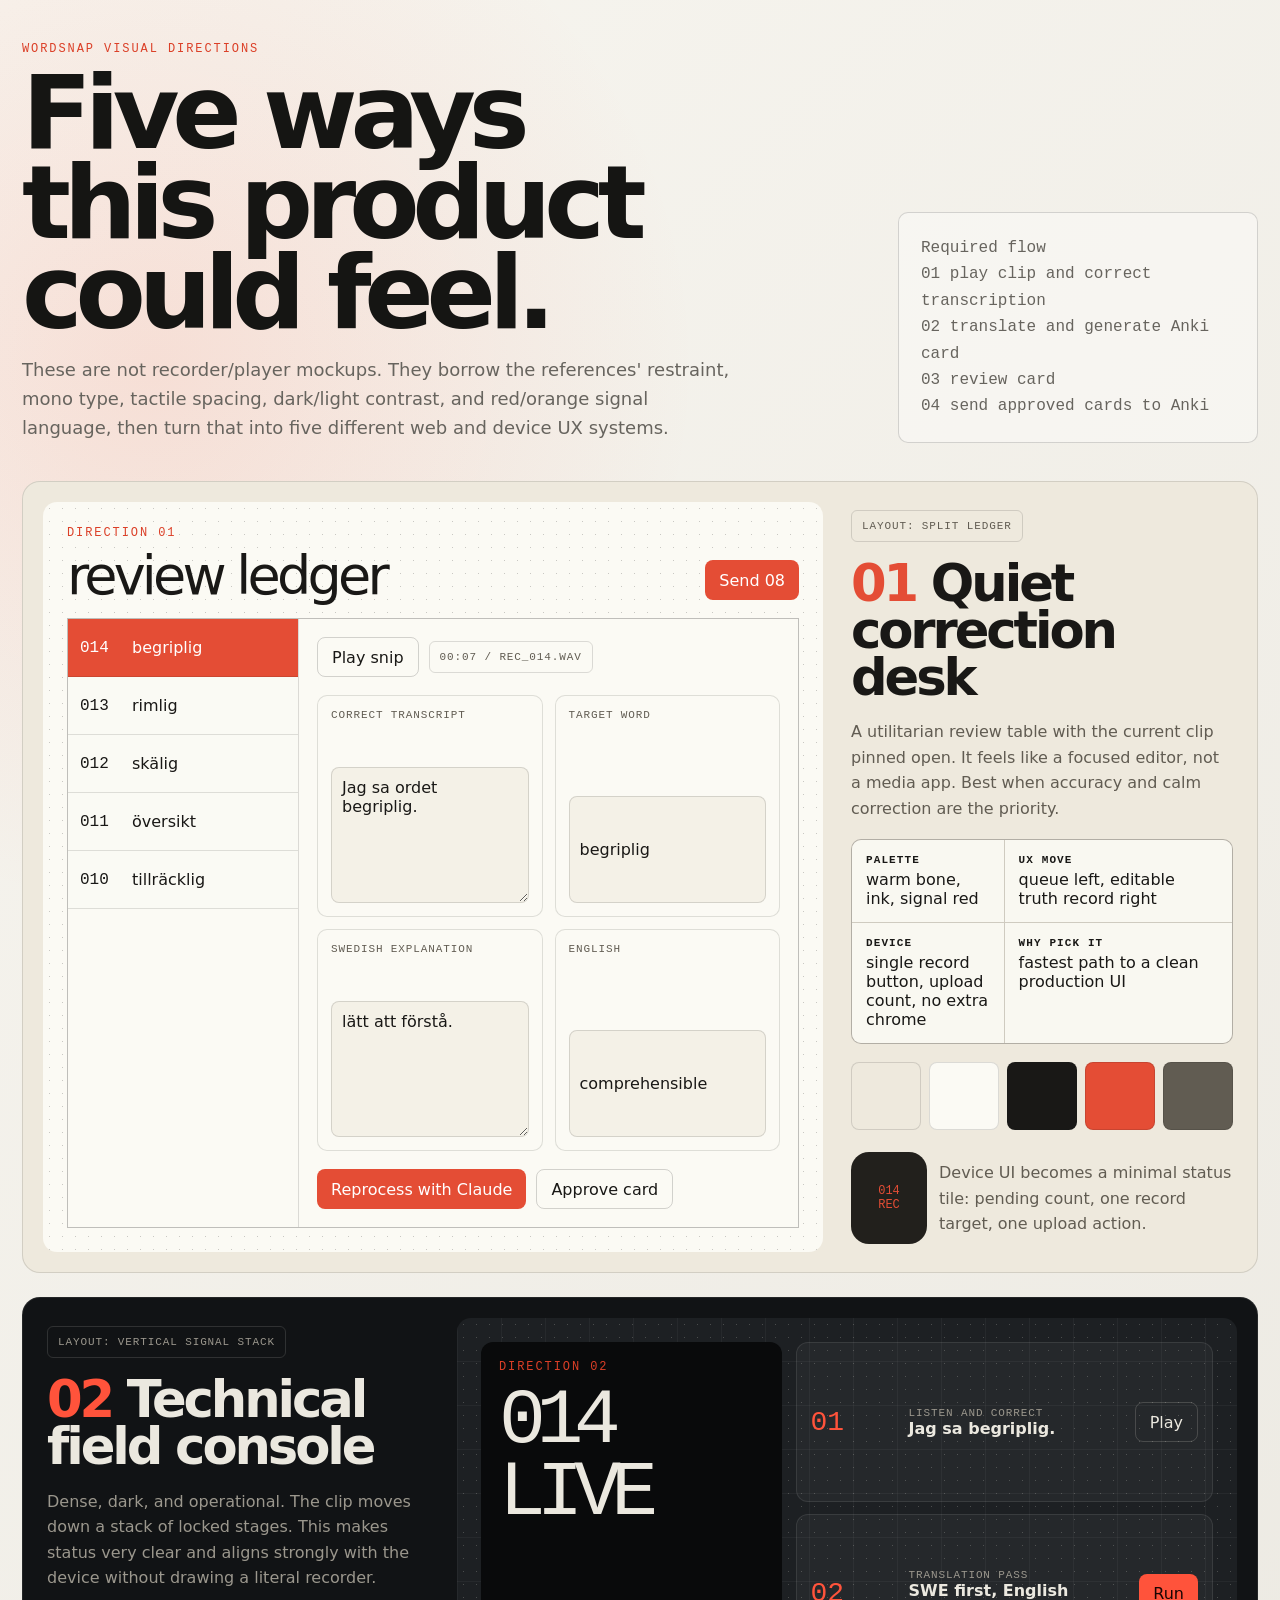
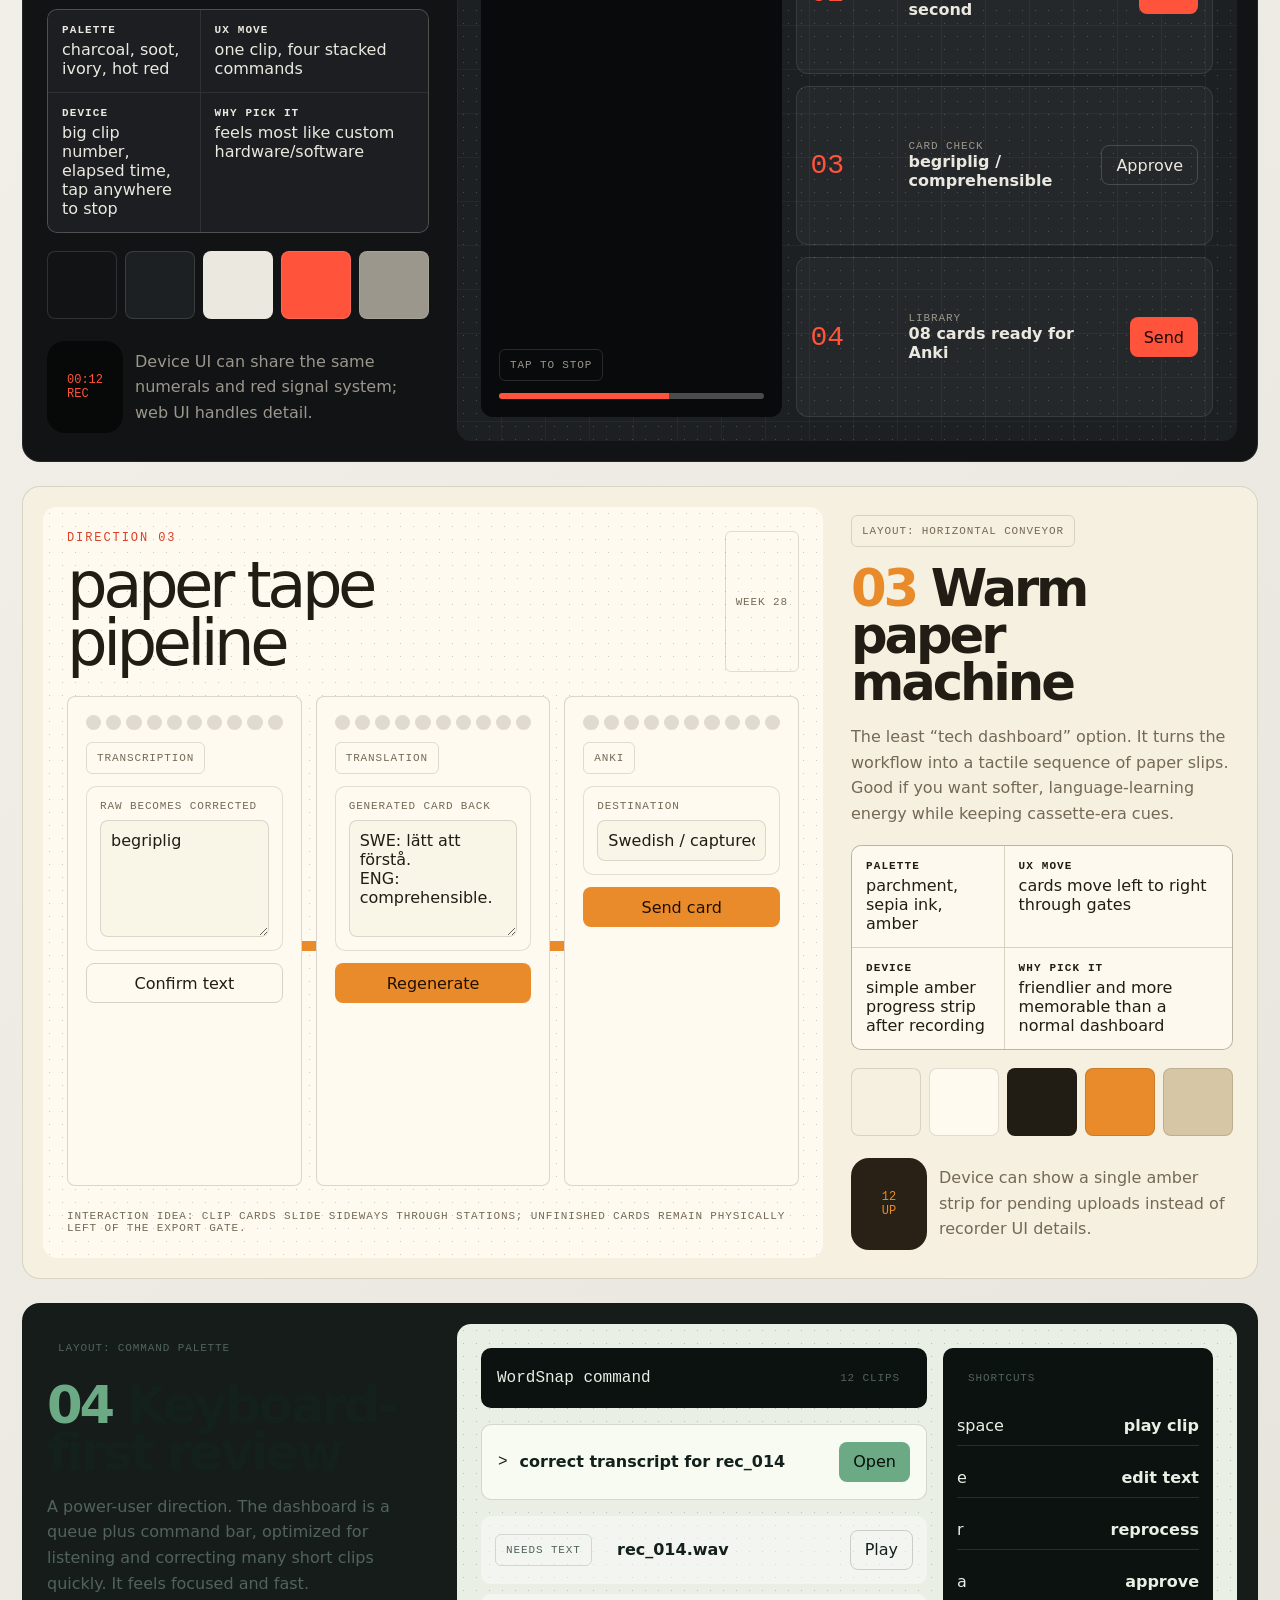
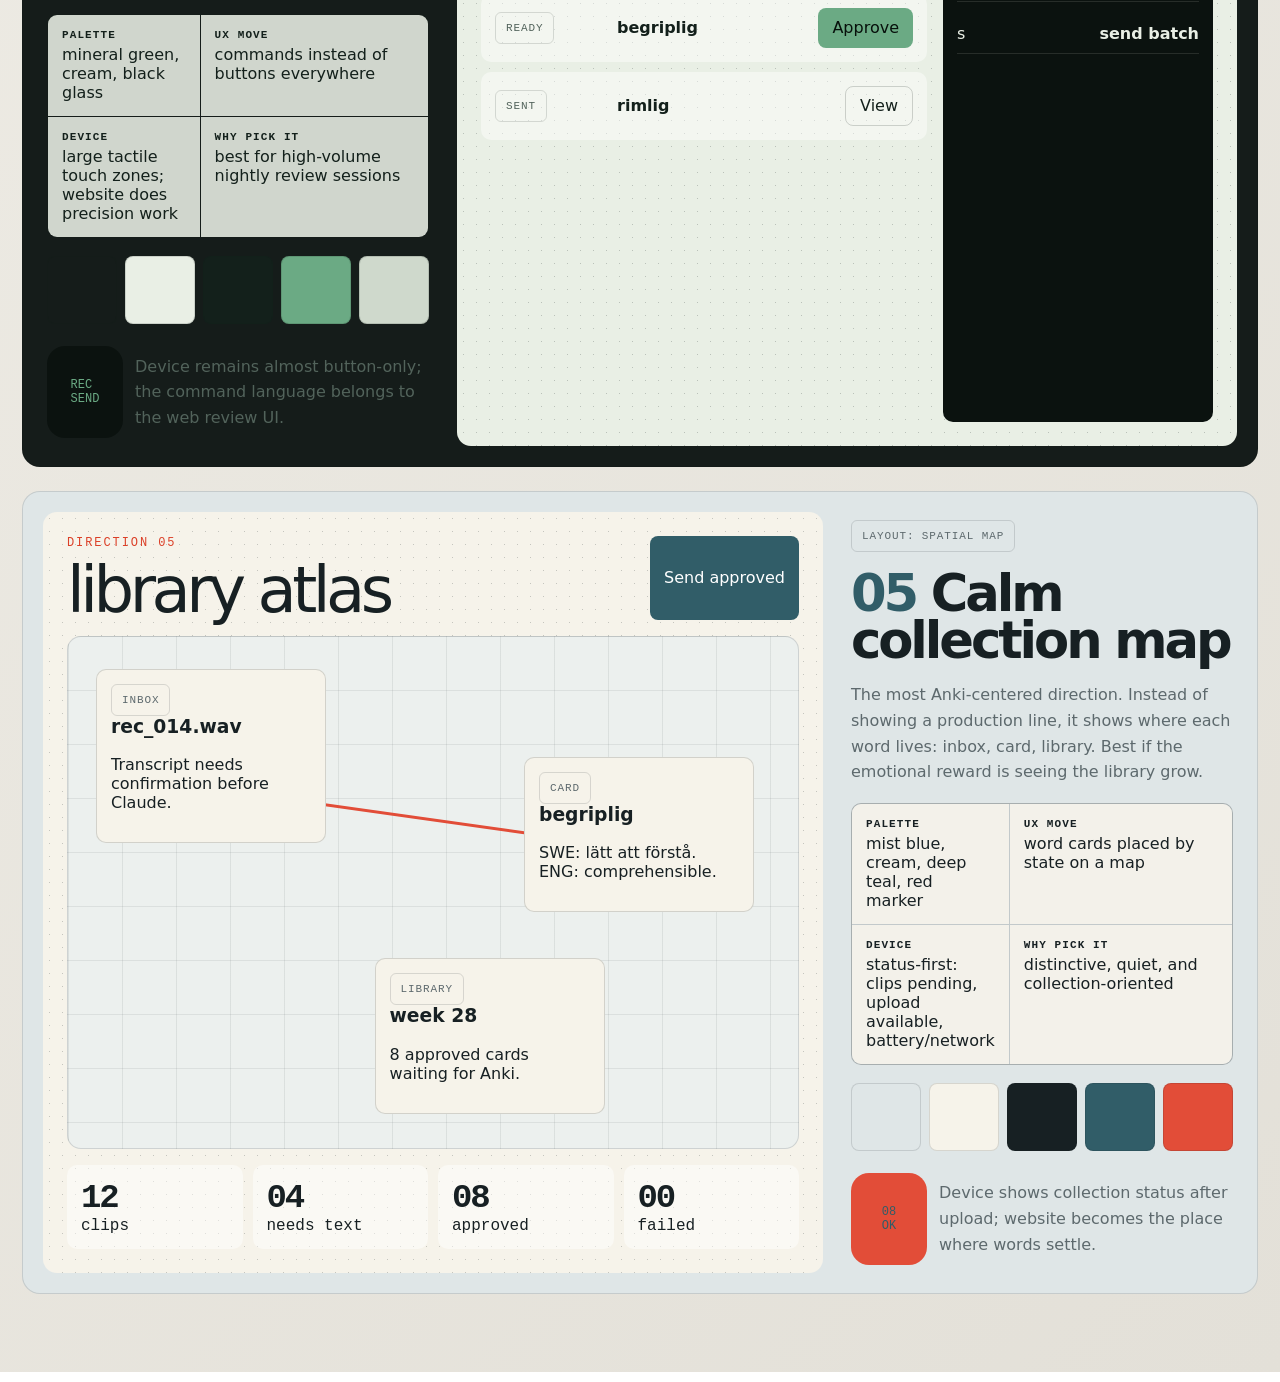
<file: backend/web/directions.html>
<!doctype html>
<html lang="en">
  <head>
    <meta charset="utf-8" />
    <meta name="viewport" content="width=device-width, initial-scale=1" />
    <title>WordSnap UI directions</title>
    <style>
      :root {
        color-scheme: light;
        --ink: #151513;
        --muted: #67645e;
        --paper: #f1eee7;
        --line: rgba(21, 21, 19, 0.16);
        --mono: "JetBrains Mono", "Cascadia Mono", "SFMono-Regular", monospace;
        --sans: "Geist", "Satoshi", "Segoe UI", system-ui, sans-serif;
        font-family: var(--sans);
      }

      * {
        box-sizing: border-box;
      }

      html {
        scroll-behavior: smooth;
      }

      body {
        margin: 0;
        min-height: 100dvh;
        background:
          radial-gradient(circle at 12% 8%, rgba(255, 74, 45, 0.12), transparent 34rem),
          linear-gradient(135deg, #f7f5ef 0%, #e3e0d8 100%);
        color: var(--ink);
      }

      button,
      input,
      textarea {
        font: inherit;
      }

      .page {
        width: min(1540px, calc(100% - 44px));
        margin: 0 auto;
        padding: 42px 0 78px;
      }

      .mono,
      .eyebrow,
      .chip,
      .metric,
      .palette span {
        font-family: var(--mono);
      }

      .hero {
        display: grid;
        grid-template-columns: minmax(0, 1fr) 360px;
        gap: 44px;
        align-items: end;
        margin-bottom: 38px;
      }

      .eyebrow {
        margin: 0 0 12px;
        color: #db3f27;
        font-size: 12px;
        letter-spacing: 0.16em;
        text-transform: uppercase;
      }

      h1,
      h2,
      h3,
      p {
        margin-top: 0;
      }

      h1 {
        max-width: 920px;
        margin-bottom: 18px;
        font-size: clamp(54px, 8vw, 126px);
        letter-spacing: -0.07em;
        line-height: 0.88;
        text-wrap: balance;
      }

      .lede {
        max-width: 720px;
        margin-bottom: 0;
        color: var(--muted);
        font-size: 18px;
        line-height: 1.6;
      }

      .brief {
        padding: 22px;
        border: 1px solid var(--line);
        border-radius: 10px;
        background: rgba(255, 255, 255, 0.36);
        color: var(--muted);
        line-height: 1.65;
      }

      .directions {
        display: grid;
        gap: 24px;
      }

      .direction {
        --bg: #ece8df;
        --panel: #fbfaf5;
        --panel-2: #ded9cf;
        --text: #151513;
        --subtle: #6d6960;
        --accent: #e7472f;
        --accent-2: #171715;
        display: grid;
        grid-template-columns: minmax(0, 1fr) 390px;
        gap: 24px;
        min-height: 620px;
        padding: 20px;
        border: 1px solid rgba(15, 15, 13, 0.12);
        border-radius: 18px;
        background: var(--bg);
        color: var(--text);
        overflow: hidden;
      }

      .direction.dark {
        border-color: rgba(255, 255, 255, 0.08);
        color: var(--text);
      }

      .direction:nth-child(even) {
        grid-template-columns: 390px minmax(0, 1fr);
      }

      .direction:nth-child(even) .mockup {
        order: 2;
      }

      .mockup,
      .notes {
        min-width: 0;
      }

      .mockup {
        position: relative;
        min-height: 580px;
        border-radius: 14px;
        background: var(--panel);
        overflow: hidden;
      }

      .mockup::after {
        content: "";
        position: absolute;
        inset: 0;
        pointer-events: none;
        opacity: 0.22;
        background-image: radial-gradient(currentColor 0.8px, transparent 0.8px);
        background-size: 13px 13px;
      }

      .mock-content {
        position: relative;
        z-index: 1;
        height: 100%;
        padding: 24px;
      }

      .notes {
        display: grid;
        align-content: start;
        gap: 18px;
        padding: 8px 4px;
      }

      .number {
        color: var(--accent);
      }

      .notes h2 {
        margin-bottom: 0;
        font-size: clamp(36px, 4vw, 64px);
        letter-spacing: -0.06em;
        line-height: 0.92;
      }

      .notes p {
        max-width: 680px;
        margin-bottom: 0;
        color: var(--subtle);
        line-height: 1.6;
      }

      .spec-grid {
        display: grid;
        grid-template-columns: 0.8fr 1.2fr;
        gap: 1px;
        overflow: hidden;
        border: 1px solid color-mix(in srgb, var(--text) 16%, transparent);
        border-radius: 10px;
        background: color-mix(in srgb, var(--text) 14%, transparent);
      }

      .spec-grid > div {
        min-height: 62px;
        padding: 14px;
        background: color-mix(in srgb, var(--panel) 88%, var(--bg));
      }

      .spec-grid strong {
        display: block;
        margin-bottom: 4px;
        font-family: var(--mono);
        font-size: 11px;
        letter-spacing: 0.1em;
        text-transform: uppercase;
      }

      .palette {
        display: grid;
        grid-template-columns: repeat(5, 1fr);
        gap: 8px;
      }

      .swatch {
        min-height: 68px;
        border: 1px solid color-mix(in srgb, var(--text) 14%, transparent);
        border-radius: 8px;
        background: var(--swatch);
      }

      .swatch span {
        display: block;
        margin-top: 76px;
        color: var(--subtle);
        font-size: 10px;
      }

      .chip {
        display: inline-flex;
        align-items: center;
        min-height: 32px;
        width: fit-content;
        padding: 0 10px;
        border: 1px solid color-mix(in srgb, var(--text) 14%, transparent);
        border-radius: 6px;
        color: var(--subtle);
        font-size: 11px;
        letter-spacing: 0.08em;
        text-transform: uppercase;
      }

      .btn {
        border: 0;
        border-radius: 8px;
        background: var(--accent);
        color: var(--button-text, #fff);
        min-height: 40px;
        padding: 0 14px;
      }

      .ghost {
        border: 1px solid color-mix(in srgb, var(--text) 18%, transparent);
        background: transparent;
        color: var(--text);
      }

      .field,
      .card,
      .queue-row,
      .tile {
        border: 1px solid color-mix(in srgb, var(--text) 13%, transparent);
        background: color-mix(in srgb, var(--panel) 82%, transparent);
      }

      .field {
        display: grid;
        gap: 8px;
        border-radius: 10px;
        padding: 13px;
      }

      .field span,
      .tiny {
        color: var(--subtle);
        font-family: var(--mono);
        font-size: 11px;
        letter-spacing: 0.08em;
        text-transform: uppercase;
      }

      .field strong {
        font-size: 20px;
        letter-spacing: -0.03em;
      }

      .field textarea,
      .field input {
        width: 100%;
        border: 1px solid color-mix(in srgb, var(--text) 14%, transparent);
        border-radius: 8px;
        background: color-mix(in srgb, var(--bg) 60%, white 8%);
        color: var(--text);
        padding: 10px;
        resize: vertical;
      }

      .device-note {
        display: grid;
        grid-template-columns: 76px 1fr;
        gap: 12px;
        align-items: center;
        margin-top: 4px;
      }

      .mini-device {
        display: grid;
        place-items: center;
        width: 76px;
        height: 92px;
        border-radius: 18px;
        background: var(--accent-2);
        color: var(--accent);
        font-family: var(--mono);
        font-size: 12px;
      }

      /* 01 Ledger */
      .ledger {
        --bg: #eee9dd;
        --panel: #fbfaf4;
        --panel-2: #d7d0c1;
        --text: #191816;
        --subtle: #615c52;
        --accent: #e44d35;
        --accent-2: #22201c;
      }

      .ledger-shell {
        display: grid;
        grid-template-rows: auto 1fr;
        height: 100%;
        gap: 18px;
      }

      .ledger-top {
        display: grid;
        grid-template-columns: 1fr auto;
        gap: 18px;
        align-items: end;
      }

      .ledger-title {
        font-size: 54px;
        letter-spacing: -0.07em;
        line-height: 0.9;
      }

      .ledger-board {
        display: grid;
        grid-template-columns: 230px 1fr;
        gap: 1px;
        min-height: 0;
        border: 1px solid rgba(25, 24, 22, 0.14);
        background: rgba(25, 24, 22, 0.14);
      }

      .clip-index,
      .ledger-detail {
        background: var(--panel);
      }

      .clip-index {
        display: grid;
        align-content: start;
      }

      .queue-row {
        display: grid;
        grid-template-columns: 42px 1fr;
        gap: 10px;
        align-items: center;
        min-height: 58px;
        border-width: 0 0 1px;
        padding: 10px 12px;
      }

      .queue-row.active {
        background: var(--accent);
        color: white;
      }

      .ledger-detail {
        display: grid;
        grid-template-rows: auto 1fr auto;
        gap: 18px;
        padding: 18px;
      }

      .ledger-fields {
        display: grid;
        grid-template-columns: 1fr 1fr;
        gap: 12px;
      }

      .ledger-actions {
        display: flex;
        gap: 10px;
        align-items: center;
      }

      /* 02 Signal */
      .signal {
        --bg: #111315;
        --panel: #1d2023;
        --panel-2: #272b30;
        --text: #ebe8df;
        --subtle: #9b978d;
        --accent: #ff533b;
        --accent-2: #070808;
        --button-text: #190503;
      }

      .signal .mockup {
        background:
          linear-gradient(90deg, rgba(255, 255, 255, 0.04) 1px, transparent 1px),
          linear-gradient(0deg, rgba(255, 255, 255, 0.04) 1px, transparent 1px),
          var(--panel);
        background-size: 44px 44px;
      }

      .signal-stack {
        display: grid;
        grid-template-columns: 0.72fr 1fr;
        gap: 14px;
        height: 100%;
      }

      .signal-left {
        display: grid;
        align-content: space-between;
        padding: 18px;
        border-radius: 12px;
        background: #090a0b;
      }

      .signal-code {
        font-family: var(--mono);
        font-size: 78px;
        letter-spacing: -0.12em;
        line-height: 0.92;
      }

      .signal-right {
        display: grid;
        gap: 12px;
      }

      .signal-card {
        display: grid;
        grid-template-columns: 86px 1fr auto;
        gap: 12px;
        align-items: center;
        min-height: 108px;
        padding: 14px;
        border: 1px solid rgba(255, 255, 255, 0.09);
        border-radius: 12px;
        background: rgba(255, 255, 255, 0.04);
      }

      .signal-number {
        color: var(--accent);
        font-family: var(--mono);
        font-size: 28px;
      }

      .meter {
        height: 6px;
        margin-top: 12px;
        border-radius: 999px;
        background: linear-gradient(90deg, var(--accent), var(--accent) 64%, #4a4b4c 64%);
      }

      /* 03 Paper tape */
      .tape {
        --bg: #f5f0df;
        --panel: #fffaf0;
        --panel-2: #d7c6a5;
        --text: #211c14;
        --subtle: #746956;
        --accent: #e98b2b;
        --accent-2: #2a2116;
        --button-text: #211000;
      }

      .tape-board {
        display: grid;
        grid-template-rows: auto 1fr auto;
        gap: 24px;
        height: 100%;
      }

      .tape-header {
        display: flex;
        justify-content: space-between;
        gap: 18px;
      }

      .tape-title {
        max-width: 520px;
        font-size: 64px;
        letter-spacing: -0.07em;
        line-height: 0.9;
      }

      .conveyor {
        position: relative;
        display: grid;
        grid-template-columns: repeat(3, minmax(180px, 1fr));
        gap: 14px;
        align-items: stretch;
      }

      .conveyor::before {
        content: "";
        position: absolute;
        left: 0;
        right: 0;
        top: 50%;
        height: 10px;
        border-radius: 999px;
        background: var(--accent);
      }

      .tape-card {
        position: relative;
        z-index: 1;
        display: grid;
        align-content: start;
        gap: 12px;
        min-height: 300px;
        padding: 18px;
        border: 1px solid rgba(33, 28, 20, 0.16);
        border-radius: 8px;
        background: var(--panel);
      }

      .punches {
        display: grid;
        grid-template-columns: repeat(10, 1fr);
        gap: 5px;
      }

      .punches span {
        aspect-ratio: 1;
        border-radius: 50%;
        background: color-mix(in srgb, var(--text) 14%, transparent);
      }

      /* 04 Command */
      .command {
        --bg: #151c1a;
        --panel: #e9efe5;
        --panel-2: #cfd9cc;
        --text: #13201b;
        --subtle: #52635b;
        --accent: #6baa84;
        --accent-2: #0b120f;
        --button-text: #07100b;
      }

      .command-shell {
        display: grid;
        grid-template-columns: 1fr 270px;
        gap: 16px;
        height: 100%;
      }

      .command-main {
        display: grid;
        grid-template-rows: auto auto 1fr;
        gap: 16px;
      }

      .command-bar {
        display: flex;
        align-items: center;
        justify-content: space-between;
        min-height: 60px;
        padding: 0 16px;
        border-radius: 10px;
        background: var(--accent-2);
        color: #e9efe5;
      }

      .command-input {
        display: grid;
        grid-template-columns: auto 1fr auto;
        gap: 12px;
        align-items: center;
        min-height: 76px;
        padding: 0 16px;
        border: 1px solid rgba(19, 32, 27, 0.16);
        border-radius: 10px;
        background: #f7fbf2;
      }

      .command-list {
        display: grid;
        gap: 10px;
        align-content: start;
      }

      .command-item {
        display: grid;
        grid-template-columns: 110px 1fr auto;
        gap: 12px;
        align-items: center;
        padding: 14px;
        border-radius: 10px;
        background: rgba(255, 255, 255, 0.42);
      }

      .command-side {
        display: grid;
        align-content: start;
        gap: 12px;
        padding: 14px;
        border-radius: 10px;
        background: var(--accent-2);
        color: #e9efe5;
      }

      .shortcut {
        display: flex;
        justify-content: space-between;
        gap: 12px;
        padding: 10px 0;
        border-bottom: 1px solid rgba(233, 239, 229, 0.12);
      }

      /* 05 Atlas */
      .atlas {
        --bg: #dfe6e7;
        --panel: #f6f3ea;
        --panel-2: #b8c7cc;
        --text: #172023;
        --subtle: #5d696d;
        --accent: #315d68;
        --accent-2: #e24d38;
      }

      .atlas-shell {
        display: grid;
        grid-template-rows: auto 1fr;
        gap: 16px;
        height: 100%;
      }

      .atlas-map {
        position: relative;
        min-height: 390px;
        border: 1px solid rgba(23, 32, 35, 0.14);
        border-radius: 14px;
        background:
          linear-gradient(90deg, rgba(23, 32, 35, 0.08) 1px, transparent 1px),
          linear-gradient(0deg, rgba(23, 32, 35, 0.08) 1px, transparent 1px),
          #ecf0ee;
        background-size: 54px 54px;
      }

      .map-card {
        position: absolute;
        width: 230px;
        padding: 14px;
        border: 1px solid rgba(23, 32, 35, 0.16);
        border-radius: 10px;
        background: var(--panel);
      }

      .map-card.one {
        left: 28px;
        top: 32px;
      }

      .map-card.two {
        right: 44px;
        top: 120px;
      }

      .map-card.three {
        left: 42%;
        bottom: 34px;
      }

      .route {
        position: absolute;
        left: 150px;
        right: 170px;
        top: 180px;
        height: 3px;
        background: var(--accent-2);
        transform: rotate(8deg);
      }

      .atlas-bottom {
        display: grid;
        grid-template-columns: repeat(4, 1fr);
        gap: 10px;
      }

      .metric {
        padding: 14px;
        border-radius: 10px;
        background: rgba(255, 255, 255, 0.44);
      }

      .metric strong {
        display: block;
        font-size: 34px;
        letter-spacing: -0.06em;
      }

      @media (max-width: 1050px) {
        .hero,
        .direction,
        .direction:nth-child(even) {
          grid-template-columns: 1fr;
        }

        .direction:nth-child(even) .mockup {
          order: 0;
        }

        .mockup {
          min-height: auto;
        }

        .mock-content,
        .ledger-shell,
        .tape-board,
        .command-shell,
        .atlas-shell {
          min-height: 620px;
        }

        .ledger-board,
        .signal-stack,
        .command-shell {
          grid-template-columns: 1fr;
        }
      }

      @media (max-width: 760px) {
        .page {
          width: min(100% - 24px, 620px);
          padding-top: 28px;
        }

        .direction {
          padding: 12px;
        }

        .ledger-fields,
        .conveyor,
        .atlas-bottom,
        .spec-grid {
          grid-template-columns: 1fr;
        }

        .signal-card,
        .command-item {
          grid-template-columns: 1fr;
        }

        .tape-title,
        .ledger-title,
        .signal-code {
          font-size: 44px;
        }

        .map-card {
          position: static;
          width: auto;
          margin: 12px;
        }

        .route {
          display: none;
        }
      }
    </style>
  </head>
  <body>
    <main class="page">
      <section class="hero">
        <div>
          <p class="eyebrow">WordSnap visual directions</p>
          <h1>Five ways this product could feel.</h1>
          <p class="lede">
            These are not recorder/player mockups. They borrow the references' restraint, mono type,
            tactile spacing, dark/light contrast, and red/orange signal language, then turn that into
            five different web and device UX systems.
          </p>
        </div>
        <aside class="brief mono">
          Required flow<br />
          01 play clip and correct transcription<br />
          02 translate and generate Anki card<br />
          03 review card<br />
          04 send approved cards to Anki
        </aside>
      </section>

      <section class="directions" aria-label="Five WordSnap UI directions">
        <article class="direction ledger">
          <section class="mockup" aria-label="Ledger workbench mockup">
            <div class="mock-content ledger-shell">
              <div class="ledger-top">
                <div>
                  <p class="eyebrow">Direction 01</p>
                  <div class="ledger-title">review ledger</div>
                </div>
                <button class="btn">Send 08</button>
              </div>
              <div class="ledger-board">
                <div class="clip-index">
                  <div class="queue-row active"><span class="mono">014</span><span>begriplig</span></div>
                  <div class="queue-row"><span class="mono">013</span><span>rimlig</span></div>
                  <div class="queue-row"><span class="mono">012</span><span>skälig</span></div>
                  <div class="queue-row"><span class="mono">011</span><span>översikt</span></div>
                  <div class="queue-row"><span class="mono">010</span><span>tillräcklig</span></div>
                </div>
                <div class="ledger-detail">
                  <div class="ledger-actions">
                    <button class="btn ghost">Play snip</button>
                    <span class="chip">00:07 / rec_014.wav</span>
                  </div>
                  <div class="ledger-fields">
                    <label class="field">
                      <span>correct transcript</span>
                      <textarea rows="4">Jag sa ordet begriplig.</textarea>
                    </label>
                    <label class="field">
                      <span>target word</span>
                      <input value="begriplig" />
                    </label>
                    <label class="field">
                      <span>Swedish explanation</span>
                      <textarea rows="4">lätt att förstå.</textarea>
                    </label>
                    <label class="field">
                      <span>English</span>
                      <input value="comprehensible" />
                    </label>
                  </div>
                  <div class="ledger-actions">
                    <button class="btn">Reprocess with Claude</button>
                    <button class="btn ghost">Approve card</button>
                  </div>
                </div>
              </div>
            </div>
          </section>
          <aside class="notes">
            <span class="chip">layout: split ledger</span>
            <h2><span class="number">01</span> Quiet correction desk</h2>
            <p>
              A utilitarian review table with the current clip pinned open. It feels like a focused
              editor, not a media app. Best when accuracy and calm correction are the priority.
            </p>
            <div class="spec-grid">
              <div><strong>Palette</strong>warm bone, ink, signal red</div>
              <div><strong>UX move</strong>queue left, editable truth record right</div>
              <div><strong>Device</strong>single record button, upload count, no extra chrome</div>
              <div><strong>Why pick it</strong>fastest path to a clean production UI</div>
            </div>
            <div class="palette" aria-label="Palette">
              <div class="swatch" style="--swatch: #eee9dd"></div>
              <div class="swatch" style="--swatch: #fbfaf4"></div>
              <div class="swatch" style="--swatch: #191816"></div>
              <div class="swatch" style="--swatch: #e44d35"></div>
              <div class="swatch" style="--swatch: #615c52"></div>
            </div>
            <div class="device-note">
              <div class="mini-device">014<br />REC</div>
              <p>Device UI becomes a minimal status tile: pending count, one record target, one upload action.</p>
            </div>
          </aside>
        </article>

        <article class="direction dark signal">
          <section class="mockup" aria-label="Signal stack mockup">
            <div class="mock-content signal-stack">
              <div class="signal-left">
                <div>
                  <p class="eyebrow">Direction 02</p>
                  <div class="signal-code">014<br />LIVE</div>
                </div>
                <div>
                  <span class="chip">tap to stop</span>
                  <div class="meter"></div>
                </div>
              </div>
              <div class="signal-right">
                <div class="signal-card">
                  <div class="signal-number">01</div>
                  <div>
                    <div class="tiny">listen and correct</div>
                    <strong>Jag sa begriplig.</strong>
                  </div>
                  <button class="btn ghost">Play</button>
                </div>
                <div class="signal-card">
                  <div class="signal-number">02</div>
                  <div>
                    <div class="tiny">translation pass</div>
                    <strong>SWE first, English second</strong>
                  </div>
                  <button class="btn">Run</button>
                </div>
                <div class="signal-card">
                  <div class="signal-number">03</div>
                  <div>
                    <div class="tiny">card check</div>
                    <strong>begriplig / comprehensible</strong>
                  </div>
                  <button class="btn ghost">Approve</button>
                </div>
                <div class="signal-card">
                  <div class="signal-number">04</div>
                  <div>
                    <div class="tiny">library</div>
                    <strong>08 cards ready for Anki</strong>
                  </div>
                  <button class="btn">Send</button>
                </div>
              </div>
            </div>
          </section>
          <aside class="notes">
            <span class="chip">layout: vertical signal stack</span>
            <h2><span class="number">02</span> Technical field console</h2>
            <p>
              Dense, dark, and operational. The clip moves down a stack of locked stages. This makes
              status very clear and aligns strongly with the device without drawing a literal recorder.
            </p>
            <div class="spec-grid">
              <div><strong>Palette</strong>charcoal, soot, ivory, hot red</div>
              <div><strong>UX move</strong>one clip, four stacked commands</div>
              <div><strong>Device</strong>big clip number, elapsed time, tap anywhere to stop</div>
              <div><strong>Why pick it</strong>feels most like custom hardware/software</div>
            </div>
            <div class="palette" aria-label="Palette">
              <div class="swatch" style="--swatch: #111315"></div>
              <div class="swatch" style="--swatch: #1d2023"></div>
              <div class="swatch" style="--swatch: #ebe8df"></div>
              <div class="swatch" style="--swatch: #ff533b"></div>
              <div class="swatch" style="--swatch: #9b978d"></div>
            </div>
            <div class="device-note">
              <div class="mini-device">00:12<br />REC</div>
              <p>Device UI can share the same numerals and red signal system; web UI handles detail.</p>
            </div>
          </aside>
        </article>

        <article class="direction tape">
          <section class="mockup" aria-label="Paper tape workflow mockup">
            <div class="mock-content tape-board">
              <div class="tape-header">
                <div>
                  <p class="eyebrow">Direction 03</p>
                  <div class="tape-title">paper tape pipeline</div>
                </div>
                <span class="chip">week 28</span>
              </div>
              <div class="conveyor">
                <div class="tape-card">
                  <div class="punches"><span></span><span></span><span></span><span></span><span></span><span></span><span></span><span></span><span></span><span></span></div>
                  <span class="chip">transcription</span>
                  <label class="field">
                    <span>raw becomes corrected</span>
                    <textarea rows="5">begriplig</textarea>
                  </label>
                  <button class="btn ghost">Confirm text</button>
                </div>
                <div class="tape-card">
                  <div class="punches"><span></span><span></span><span></span><span></span><span></span><span></span><span></span><span></span><span></span><span></span></div>
                  <span class="chip">translation</span>
                  <label class="field">
                    <span>generated card back</span>
                    <textarea rows="5">SWE: lätt att förstå.&#10;ENG: comprehensible.</textarea>
                  </label>
                  <button class="btn">Regenerate</button>
                </div>
                <div class="tape-card">
                  <div class="punches"><span></span><span></span><span></span><span></span><span></span><span></span><span></span><span></span><span></span><span></span></div>
                  <span class="chip">anki</span>
                  <label class="field">
                    <span>destination</span>
                    <input value="Swedish / captured words" />
                  </label>
                  <button class="btn">Send card</button>
                </div>
              </div>
              <div class="tiny">Interaction idea: clip cards slide sideways through stations; unfinished cards remain physically left of the export gate.</div>
            </div>
          </section>
          <aside class="notes">
            <span class="chip">layout: horizontal conveyor</span>
            <h2><span class="number">03</span> Warm paper machine</h2>
            <p>
              The least “tech dashboard” option. It turns the workflow into a tactile sequence of
              paper slips. Good if you want softer, language-learning energy while keeping cassette-era cues.
            </p>
            <div class="spec-grid">
              <div><strong>Palette</strong>parchment, sepia ink, amber</div>
              <div><strong>UX move</strong>cards move left to right through gates</div>
              <div><strong>Device</strong>simple amber progress strip after recording</div>
              <div><strong>Why pick it</strong>friendlier and more memorable than a normal dashboard</div>
            </div>
            <div class="palette" aria-label="Palette">
              <div class="swatch" style="--swatch: #f5f0df"></div>
              <div class="swatch" style="--swatch: #fffaf0"></div>
              <div class="swatch" style="--swatch: #211c14"></div>
              <div class="swatch" style="--swatch: #e98b2b"></div>
              <div class="swatch" style="--swatch: #d7c6a5"></div>
            </div>
            <div class="device-note">
              <div class="mini-device">12<br />UP</div>
              <p>Device can show a single amber strip for pending uploads instead of recorder UI details.</p>
            </div>
          </aside>
        </article>

        <article class="direction command">
          <section class="mockup" aria-label="Command review mockup">
            <div class="mock-content command-shell">
              <div class="command-main">
                <div class="command-bar">
                  <span class="mono">WordSnap command</span>
                  <span class="chip">12 clips</span>
                </div>
                <div class="command-input">
                  <span class="mono">&gt;</span>
                  <strong>correct transcript for rec_014</strong>
                  <button class="btn">Open</button>
                </div>
                <div class="command-list">
                  <div class="command-item">
                    <span class="chip">needs text</span>
                    <strong>rec_014.wav</strong>
                    <button class="btn ghost">Play</button>
                  </div>
                  <div class="command-item">
                    <span class="chip">ready</span>
                    <strong>begriplig</strong>
                    <button class="btn">Approve</button>
                  </div>
                  <div class="command-item">
                    <span class="chip">sent</span>
                    <strong>rimlig</strong>
                    <button class="btn ghost">View</button>
                  </div>
                </div>
              </div>
              <aside class="command-side">
                <span class="chip">shortcuts</span>
                <div class="shortcut"><span>space</span><strong>play clip</strong></div>
                <div class="shortcut"><span>e</span><strong>edit text</strong></div>
                <div class="shortcut"><span>r</span><strong>reprocess</strong></div>
                <div class="shortcut"><span>a</span><strong>approve</strong></div>
                <div class="shortcut"><span>s</span><strong>send batch</strong></div>
              </aside>
            </div>
          </section>
          <aside class="notes">
            <span class="chip">layout: command palette</span>
            <h2><span class="number">04</span> Keyboard-first review</h2>
            <p>
              A power-user direction. The dashboard is a queue plus command bar, optimized for
              listening and correcting many short clips quickly. It feels focused and fast.
            </p>
            <div class="spec-grid">
              <div><strong>Palette</strong>mineral green, cream, black glass</div>
              <div><strong>UX move</strong>commands instead of buttons everywhere</div>
              <div><strong>Device</strong>large tactile touch zones; website does precision work</div>
              <div><strong>Why pick it</strong>best for high-volume nightly review sessions</div>
            </div>
            <div class="palette" aria-label="Palette">
              <div class="swatch" style="--swatch: #151c1a"></div>
              <div class="swatch" style="--swatch: #e9efe5"></div>
              <div class="swatch" style="--swatch: #13201b"></div>
              <div class="swatch" style="--swatch: #6baa84"></div>
              <div class="swatch" style="--swatch: #cfd9cc"></div>
            </div>
            <div class="device-note">
              <div class="mini-device">REC<br />SEND</div>
              <p>Device remains almost button-only; the command language belongs to the web review UI.</p>
            </div>
          </aside>
        </article>

        <article class="direction atlas">
          <section class="mockup" aria-label="Library atlas mockup">
            <div class="mock-content atlas-shell">
              <div class="tape-header">
                <div>
                  <p class="eyebrow">Direction 05</p>
                  <div class="tape-title">library atlas</div>
                </div>
                <button class="btn">Send approved</button>
              </div>
              <div class="atlas-map">
                <div class="route"></div>
                <div class="map-card one">
                  <span class="chip">inbox</span>
                  <h3>rec_014.wav</h3>
                  <p>Transcript needs confirmation before Claude.</p>
                </div>
                <div class="map-card two">
                  <span class="chip">card</span>
                  <h3>begriplig</h3>
                  <p>SWE: lätt att förstå. ENG: comprehensible.</p>
                </div>
                <div class="map-card three">
                  <span class="chip">library</span>
                  <h3>week 28</h3>
                  <p>8 approved cards waiting for Anki.</p>
                </div>
              </div>
              <div class="atlas-bottom">
                <div class="metric"><strong>12</strong><span>clips</span></div>
                <div class="metric"><strong>04</strong><span>needs text</span></div>
                <div class="metric"><strong>08</strong><span>approved</span></div>
                <div class="metric"><strong>00</strong><span>failed</span></div>
              </div>
            </div>
          </section>
          <aside class="notes">
            <span class="chip">layout: spatial map</span>
            <h2><span class="number">05</span> Calm collection map</h2>
            <p>
              The most Anki-centered direction. Instead of showing a production line, it shows where
              each word lives: inbox, card, library. Best if the emotional reward is seeing the library grow.
            </p>
            <div class="spec-grid">
              <div><strong>Palette</strong>mist blue, cream, deep teal, red marker</div>
              <div><strong>UX move</strong>word cards placed by state on a map</div>
              <div><strong>Device</strong>status-first: clips pending, upload available, battery/network</div>
              <div><strong>Why pick it</strong>distinctive, quiet, and collection-oriented</div>
            </div>
            <div class="palette" aria-label="Palette">
              <div class="swatch" style="--swatch: #dfe6e7"></div>
              <div class="swatch" style="--swatch: #f6f3ea"></div>
              <div class="swatch" style="--swatch: #172023"></div>
              <div class="swatch" style="--swatch: #315d68"></div>
              <div class="swatch" style="--swatch: #e24d38"></div>
            </div>
            <div class="device-note">
              <div class="mini-device">08<br />OK</div>
              <p>Device shows collection status after upload; website becomes the place where words settle.</p>
            </div>
          </aside>
        </article>
      </section>
    </main>
  </body>
</html>
</file>
